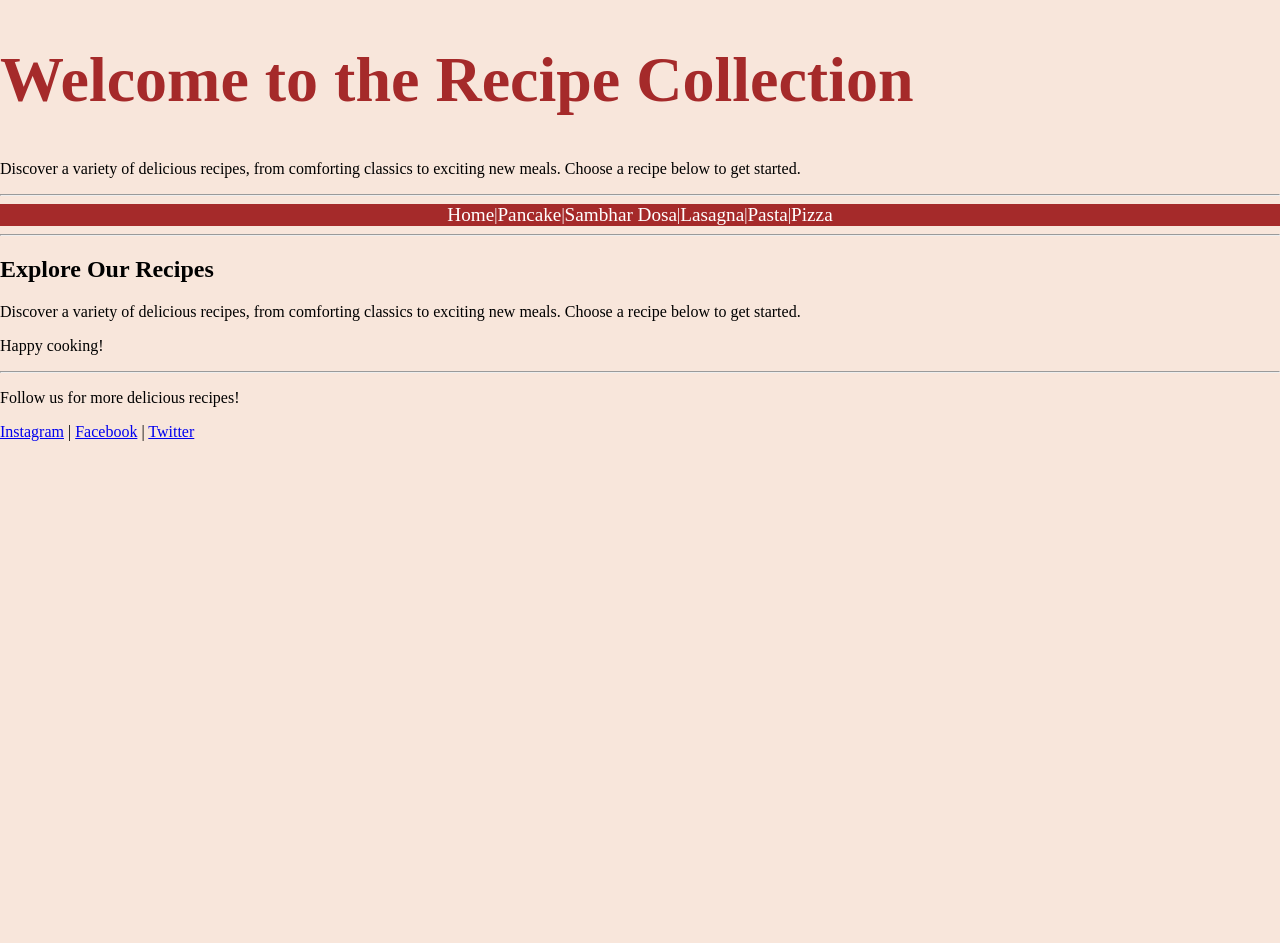
<file: index.html>
<!DOCTYPE html>
<html lang="en">
<head>
    <meta charset="UTF-8">
    <meta name="viewport" content="width=device-width, initial-scale=1.0">
    <title>Recipe Collection</title>
    <link rel="stylesheet" href="styles.css">
</head>
<body>
    <header>
        <h1>Welcome to the Recipe Collection</h1>
        <p>Discover a variety of delicious recipes, from comforting classics to exciting new meals. Choose a recipe below to get started.</p>
        <hr>
        <nav aria-label="Main navigation">
            <a href="index.html">Home</a> |
            <a href="Pancake.html">Pancake</a> |
            <a href="Sambhar Dosa.html">Sambhar Dosa</a> |
            <a href="Lasagna.html">Lasagna</a> |
            <a href="Pasta.html">Pasta</a> |
            <a href="Pizza.html">Pizza</a>
        </nav>
    </header>
    <hr>
    <main>
        <h2>Explore Our Recipes</h2>
        <p>Discover a variety of delicious recipes, from comforting classics to exciting new meals. Choose a recipe below to get started.</p>
        <p>Happy cooking!</p>
    </main>
    <hr>
    <footer>
        <p>Follow us for more delicious recipes!</p>
        <a href="https://www.instagram.com/yourprofile" target="_blank" rel="noopener noreferrer">Instagram</a> |
        <a href="https://www.facebook.com/yourprofile" target="_blank" rel="noopener noreferrer">Facebook</a> |
        <a href="https://www.twitter.com/yourprofile" target="_blank" rel="noopener noreferrer">Twitter</a>
    </footer>
</body>
</html>
</file>
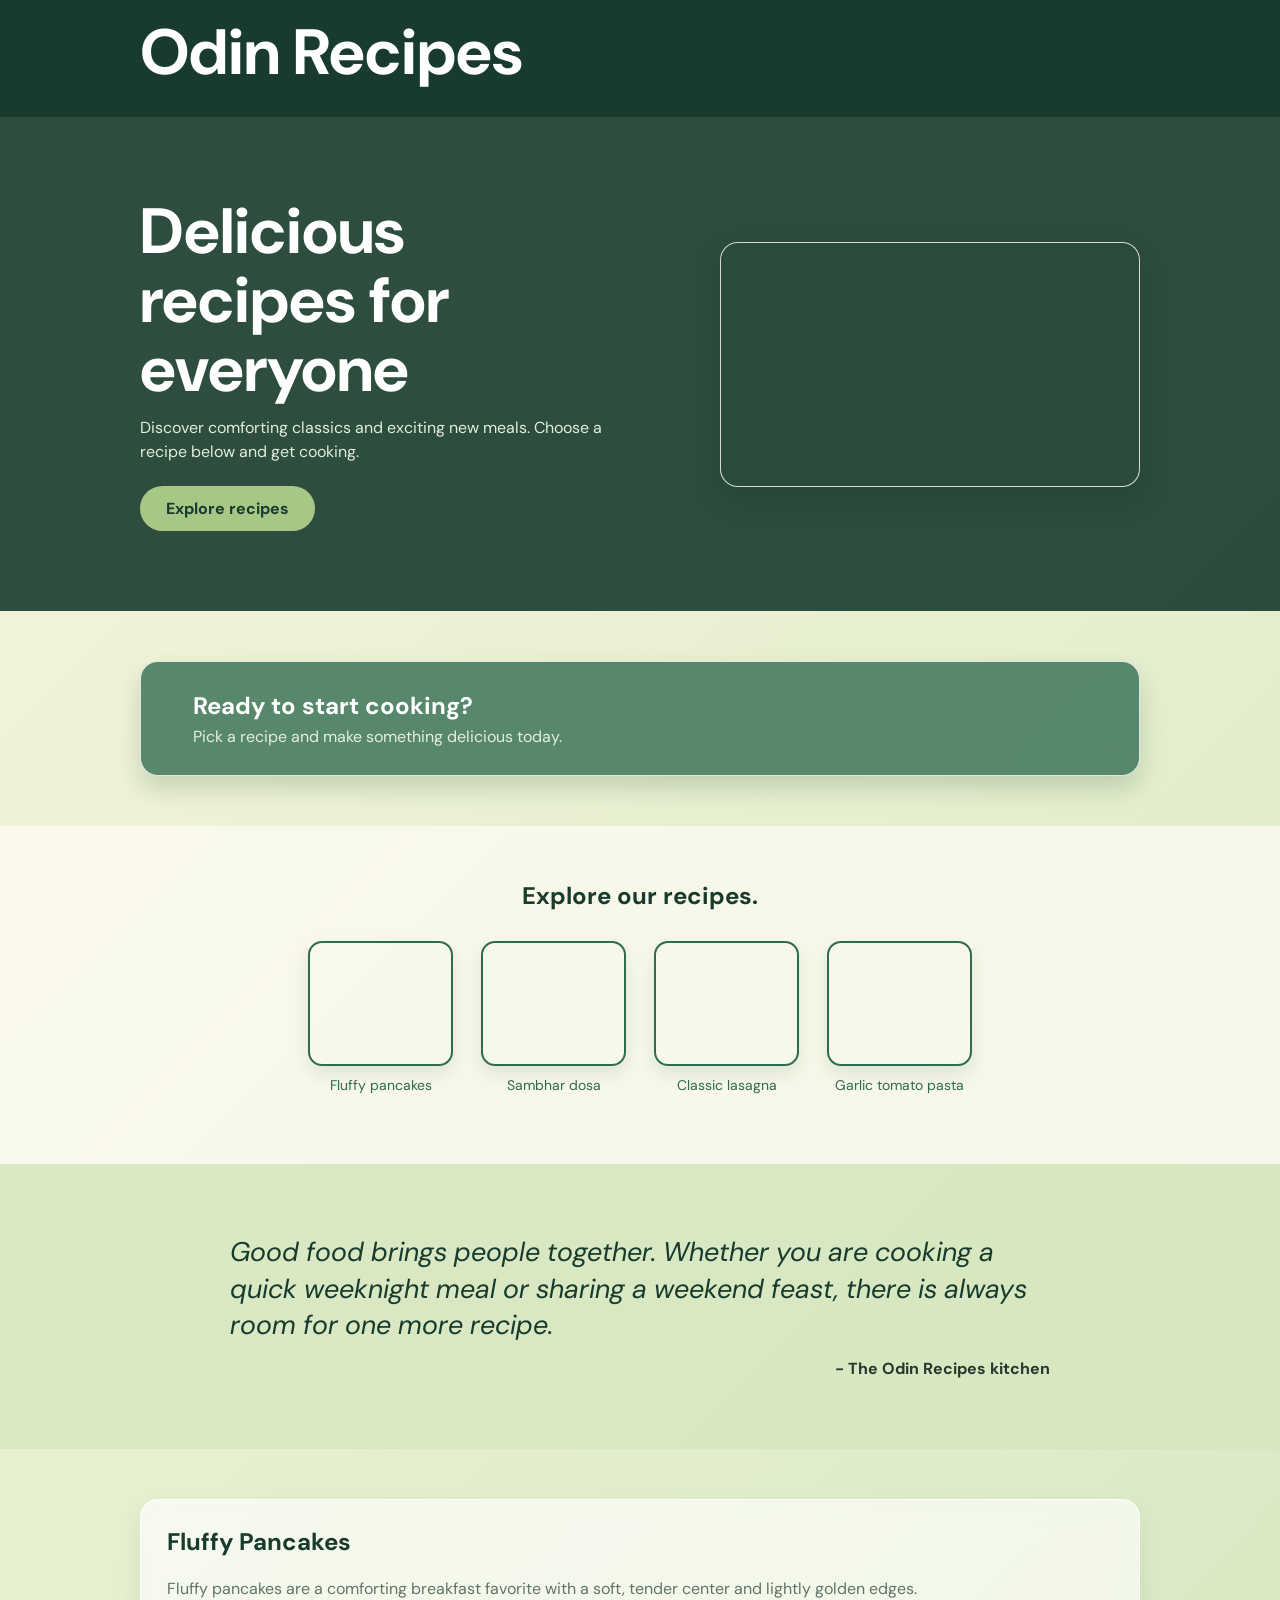
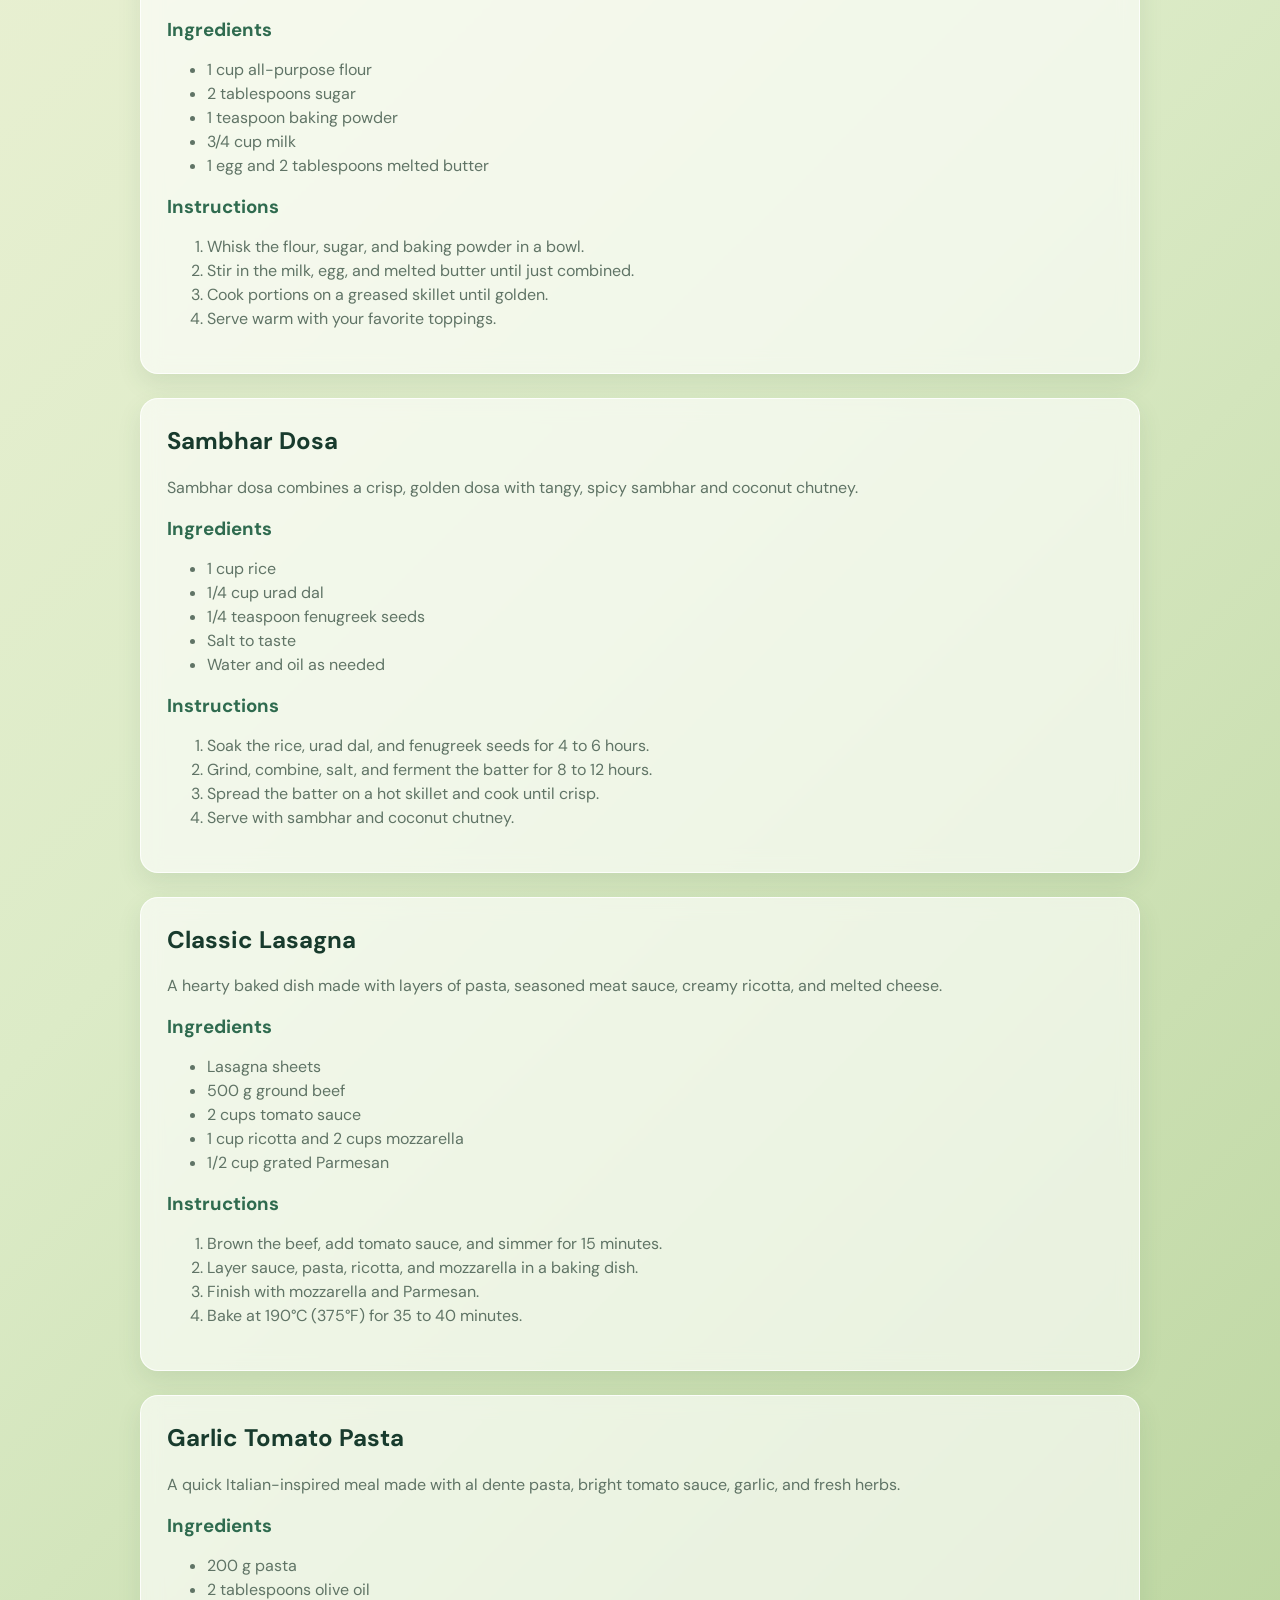
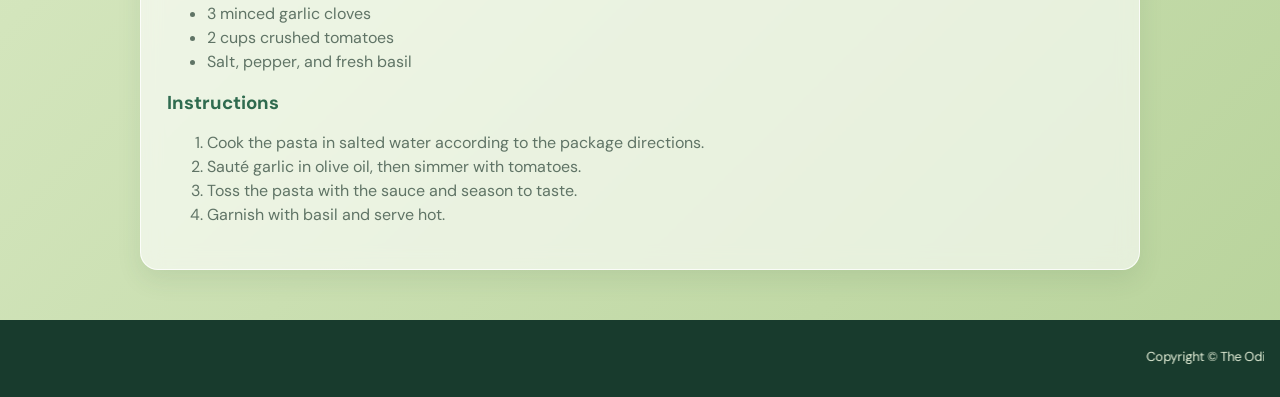
<file: odin/index.html>
<!DOCTYPE html>
<html lang="en">
<head>
    <meta charset="UTF-8">
    <meta name="viewport" content="width=device-width, initial-scale=1.0">
    <meta name="description" content="A collection of simple, comforting recipes.">
    <title>Odin Recipes</title>
    <link rel="stylesheet" href="styles.css">
</head>
<body>
    <header class="site-header">
        <div class="container header-inner">
            <h1>Odin Recipes </h1>
        </div>
    </header>

    <main>
        <section class="hero" id="home">
            <div class="container hero-inner">
                <div class="hero-copy">
                    <h1>Delicious recipes for everyone</h1>
                    <p>Discover comforting classics and exciting new meals. Choose a recipe below and get cooking.</p>
                    <a class="button" href="#recipes">Explore recipes</a>
                </div>
                <div class="hero-image" role="img" aria-label="Fresh ingredients prepared for cooking"></div>
            </div>
        </section>

        <section class="call-to-action" id="sign-up">
            <div class="container cta-inner">
                <div><h2>Ready to start cooking?</h2><p>Pick a recipe and make something delicious today.</p></div>
            </div>
        </section>
        <section class="information" id="recipes">
            <div class="container">
                <h2>Explore our recipes.</h2>
                <div class="recipe-cards">
                    <a class="recipe-card" href="#pancakes">
                        <span class="card-image card-image-one"></span>
                        <span>Fluffy pancakes</span>
                    </a>
                    <a class="recipe-card" href="#dosa">
                        <span class="card-image card-image-two"></span>
                        <span>Sambhar dosa</span>
                    </a>
                    <a class="recipe-card" href="#lasagna">
                        <span class="card-image card-image-three"></span>
                        <span>Classic lasagna</span>
                    </a>
                    <a class="recipe-card" href="#pasta">
                        <span class="card-image card-image-four"></span>
                        <span>Garlic tomato pasta</span>
                    </a>
                </div>
            </div>
        </section>

        <section class="quote" id="quote">
            <div class="container quote-inner">
                <blockquote>Good food brings people together. Whether you are cooking a quick weeknight meal or sharing a weekend feast, there is always room for one more recipe.</blockquote>
                <cite>- The Odin Recipes kitchen</cite>
            </div>
        </section>

        <section class="recipes container" aria-label="Recipe collection">
            <article class="recipe" id="pancakes">
                <h2>Fluffy Pancakes</h2>
                <p>Fluffy pancakes are a comforting breakfast favorite with a soft, tender center and lightly golden edges.</p>
                <h3>Ingredients</h3>
                <ul><li>1 cup all-purpose flour</li><li>2 tablespoons sugar</li><li>1 teaspoon baking powder</li><li>3/4 cup milk</li><li>1 egg and 2 tablespoons melted butter</li></ul>
                <h3>Instructions</h3>
                <ol><li>Whisk the flour, sugar, and baking powder in a bowl.</li><li>Stir in the milk, egg, and melted butter until just combined.</li><li>Cook portions on a greased skillet until golden.</li><li>Serve warm with your favorite toppings.</li></ol>
            </article>
            <article class="recipe" id="dosa">
                <h2>Sambhar Dosa</h2>
                <p>Sambhar dosa combines a crisp, golden dosa with tangy, spicy sambhar and coconut chutney.</p>
                <h3>Ingredients</h3>
                <ul><li>1 cup rice</li><li>1/4 cup urad dal</li><li>1/4 teaspoon fenugreek seeds</li><li>Salt to taste</li><li>Water and oil as needed</li></ul>
                <h3>Instructions</h3>
                <ol><li>Soak the rice, urad dal, and fenugreek seeds for 4 to 6 hours.</li><li>Grind, combine, salt, and ferment the batter for 8 to 12 hours.</li><li>Spread the batter on a hot skillet and cook until crisp.</li><li>Serve with sambhar and coconut chutney.</li></ol>
            </article>
            <article class="recipe" id="lasagna">
                <h2>Classic Lasagna</h2>
                <p>A hearty baked dish made with layers of pasta, seasoned meat sauce, creamy ricotta, and melted cheese.</p>
                <h3>Ingredients</h3>
                <ul><li>Lasagna sheets</li><li>500 g ground beef</li><li>2 cups tomato sauce</li><li>1 cup ricotta and 2 cups mozzarella</li><li>1/2 cup grated Parmesan</li></ul>
                <h3>Instructions</h3>
                <ol><li>Brown the beef, add tomato sauce, and simmer for 15 minutes.</li><li>Layer sauce, pasta, ricotta, and mozzarella in a baking dish.</li><li>Finish with mozzarella and Parmesan.</li><li>Bake at 190°C (375°F) for 35 to 40 minutes.</li></ol>
            </article>
            <article class="recipe" id="pasta">
                <h2>Garlic Tomato Pasta</h2>
                <p>A quick Italian-inspired meal made with al dente pasta, bright tomato sauce, garlic, and fresh herbs.</p>
                <h3>Ingredients</h3>
                <ul><li>200 g pasta</li><li>2 tablespoons olive oil</li><li>3 minced garlic cloves</li><li>2 cups crushed tomatoes</li><li>Salt, pepper, and fresh basil</li></ul>
                <h3>Instructions</h3>
                <ol><li>Cook the pasta in salted water according to the package directions.</li><li>Sauté garlic in olive oil, then simmer with tomatoes.</li><li>Toss the pasta with the sauce and season to taste.</li><li>Garnish with basil and serve hot.</li></ol>
            </article>
        </section>

    </main>

    <footer>        <marquee behavior="scroll" direction="left" repeat="infinite" scrollamount="5">
Copyright © The Odin Project 2026, By Jahnvi</marquee></footer>
    </body>
</html>
</file>
<file: styles.css>
html, body{
    margin:0;
    padding:0;
    height:100%;
    background-color: #f8e6db;
}

h1{
    font-size: 4EM;
    COLOR:BROWN;

}
nav{
    display: flex;
    justify-content: center;
    align-items: center;
    background-color:brown;
    color: white;
}
nav a{
    color: white;
    text-decoration: none;
    gap: 30rem;
    font-size: 1.2em;
}
</file>
<file: odin/styles.css>
@import url('https://fonts.googleapis.com/css2?family=DM+Sans:wght@400;500;700&display=swap');

:root {
    --dark-green: #183b2d;
    --green: #2f6b4f;
    --matcha: #a8c686;
    --soft-matcha: #e8f0d8;
    --cream: #fffdf6;
    --text: #26382e;
    --muted: #607466;
    --white-glass: rgba(255, 255, 255, 0.62);
    --border: rgba(255, 255, 255, 0.8);
}

* {
    box-sizing: border-box;
}

html {
    scroll-behavior: smooth;
}

body {
    margin: 0;
    color: var(--text);
    background: linear-gradient(135deg, #f8f6df, #dcebc7 55%, #b8d39b);
    font-family: 'DM Sans', Arial, sans-serif;
}

.container {
    width: min(100% - 32px, 1000px);
    margin: 0 auto;
}

.site-header {
    padding: 18px 0;
    color: white;
    background: var(--dark-green);
}

.header-inner,
.hero-inner,
.cta-inner {
    display: flex;
    align-items: center;
    justify-content: space-between;
}

.logo {
    color: white;
    font-size: 24px;
    font-weight: 700;
    text-decoration: none;
}

nav {
    display: flex;
    gap: 24px;
}

nav a {
    color: #e4f0dc;
    text-decoration: none;
}

nav a:hover,
nav a:focus-visible {
    color: var(--matcha);
}

.hero {
    padding: 80px 0;
    color: white;
    background:
        linear-gradient(rgba(24, 59, 45, 0.9), rgba(24, 59, 45, 0.9)),
        url('https://images.unsplash.com/photo-1498837167922-ddd27525d352?auto=format&fit=crop&w=1400&q=80') center / cover;
}

.hero-inner {
    gap: 48px;
}

.hero-copy {
    max-width: 470px;
}

h1,
h2,
h3,
p {
    margin-top: 0;
}

h1 {
    margin-bottom: 12px;
    font-size: clamp(2.4rem, 6vw, 4rem);
    line-height: 1.08;
}

.hero p {
    margin-bottom: 22px;
    color: #e2eddc;
    line-height: 1.5;
}

.button {
    display: inline-block;
    padding: 10px 24px;
    border: 2px solid var(--matcha);
    border-radius: 24px;
    color: var(--dark-green);
    background: var(--matcha);
    font-weight: 700;
    text-decoration: none;
}

.button:hover,
.button:focus-visible {
    background: #c3dda4;
}

.hero-image {
    display: grid;
    width: 420px;
    height: 245px;
    place-items: center;
    flex-shrink: 0;
    border: 1px solid var(--border);
    border-radius: 18px;
    background:
        linear-gradient(rgba(24, 59, 45, 0.08), rgba(24, 59, 45, 0.08)),
        url('https://images.unsplash.com/photo-1542838132-92c53300491e?auto=format&fit=crop&w=800&q=85') center / cover;
    box-shadow: 0 12px 30px rgba(11, 42, 27, 0.2);
    backdrop-filter: blur(10px);
}

.information {
    padding: 54px 0 70px;
    background: rgba(255, 253, 246, 0.7);
}

.information h2 {
    margin-bottom: 30px;
    color: var(--dark-green);
    text-align: center;
}

.recipe-cards {
    display: grid;
    grid-template-columns: repeat(4, 145px);
    justify-content: center;
    gap: 28px;
}

.recipe-card {
    width: 145px;
    color: var(--green);
    font-size: 14px;
    text-align: center;
    text-decoration: none;
}

.card-image {
    display: block;
    width: 145px;
    height: 125px;
    margin-bottom: 10px;
    border: 2px solid var(--green);
    border-radius: 14px;
    background-position: center;
    background-size: cover;
    box-shadow: 0 8px 18px rgba(50, 93, 56, 0.12);
}

.card-image-one {
    background-image: url('https://images.unsplash.com/photo-1528207776546-365bb710ee93?auto=format&fit=crop&w=300&q=80');
}

.card-image-two {
    background-image: url('https://upload.wikimedia.org/wikipedia/commons/b/b1/Dosa-chutney-sambhar.jpg');
}

.card-image-three {
    background-image: url('https://images.unsplash.com/photo-1574894709920-11b28e7367e3?auto=format&fit=crop&w=300&q=80');
}

.card-image-four {
    background-image: url('https://images.unsplash.com/photo-1473093295043-cdd812d0e601?auto=format&fit=crop&w=300&q=80');
}

.recipe-card:hover .card-image,
.recipe-card:focus-visible .card-image {
    border-color: var(--matcha);
    transform: translateY(-3px);
}

.quote {
    padding: 70px 0;
    background: rgba(213, 230, 190, 0.72);
}

.quote-inner {
    max-width: 820px;
}

blockquote {
    margin: 0;
    color: var(--dark-green);
    font-size: 27px;
    font-style: italic;
    line-height: 1.35;
}

cite {
    display: block;
    margin-top: 14px;
    font-style: normal;
    font-weight: 700;
    text-align: right;
}

.recipes {
    display: grid;
    grid-template-columns: 1fr;
    gap: 24px;
    padding-top: 50px;
    padding-bottom: 50px;
}

.recipe {
    padding: 26px;
    border: 1px solid var(--border);
    border-radius: 18px;
    background: var(--white-glass);
    box-shadow: 0 10px 25px rgba(50, 93, 56, 0.1);
    backdrop-filter: blur(10px);
}

.recipe h2 {
    color: var(--dark-green);
}

.recipe h3 {
    margin-bottom: 8px;
    color: var(--green);
}

.recipe p,
.recipe li {
    color: var(--muted);
    line-height: 1.5;
}

.call-to-action {
    padding: 50px 0;
}

.cta-inner {
    padding: 28px 52px;
    border: 1px solid var(--border);
    border-radius: 18px;
    color: white;
    background: rgba(47, 107, 79, 0.78);
    box-shadow: 0 12px 25px rgba(34, 79, 53, 0.2);
    backdrop-filter: blur(10px);
}

.cta-inner h2 {
    margin-bottom: 5px;
}

.cta-inner p {
    margin: 0;
    color: #e5f0d9;
}

.button-outline {
    color: white;
    background: transparent;
}

.button-outline:hover,
.button-outline:focus-visible {
    color: var(--dark-green);
    background: var(--matcha);
}

footer {
    padding: 28px 16px;
    color: #e5f0d9;
    background: var(--dark-green);
    font-size: 13px;
    text-align: center;
}
</file>
